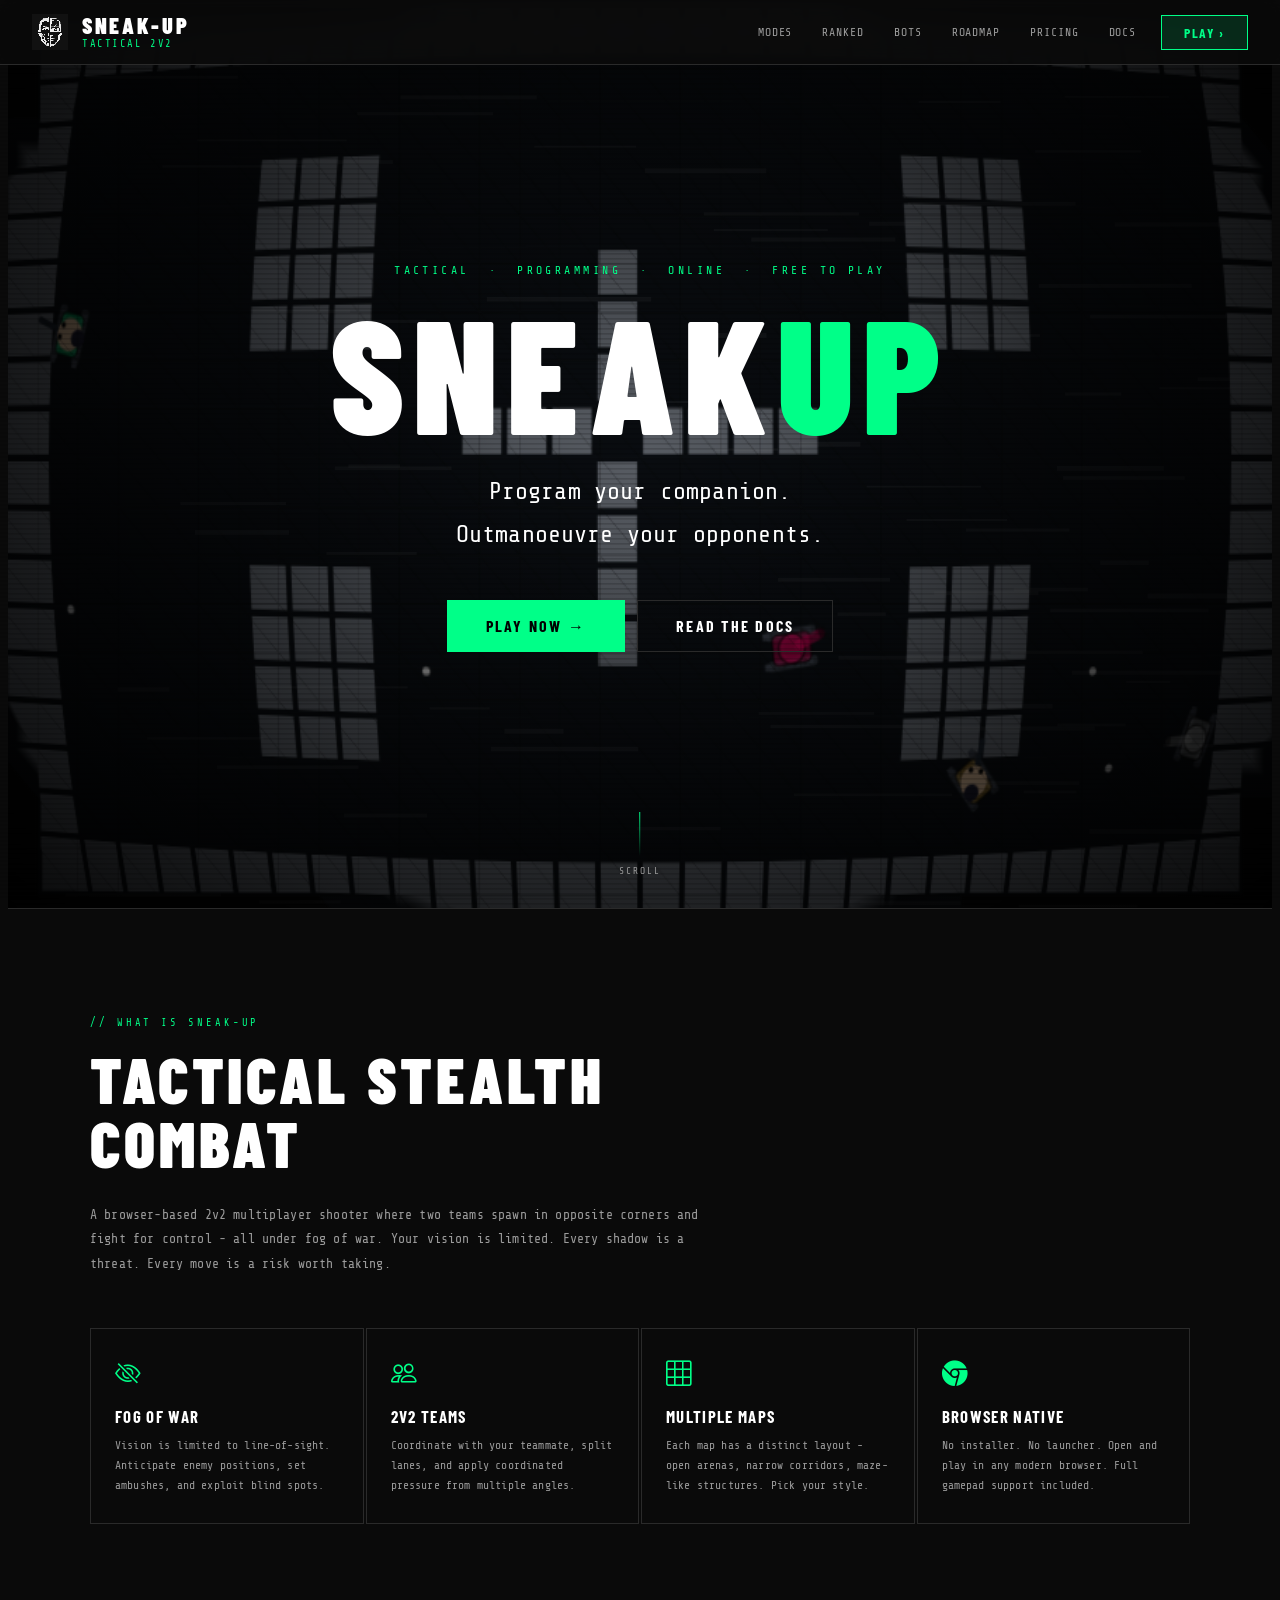
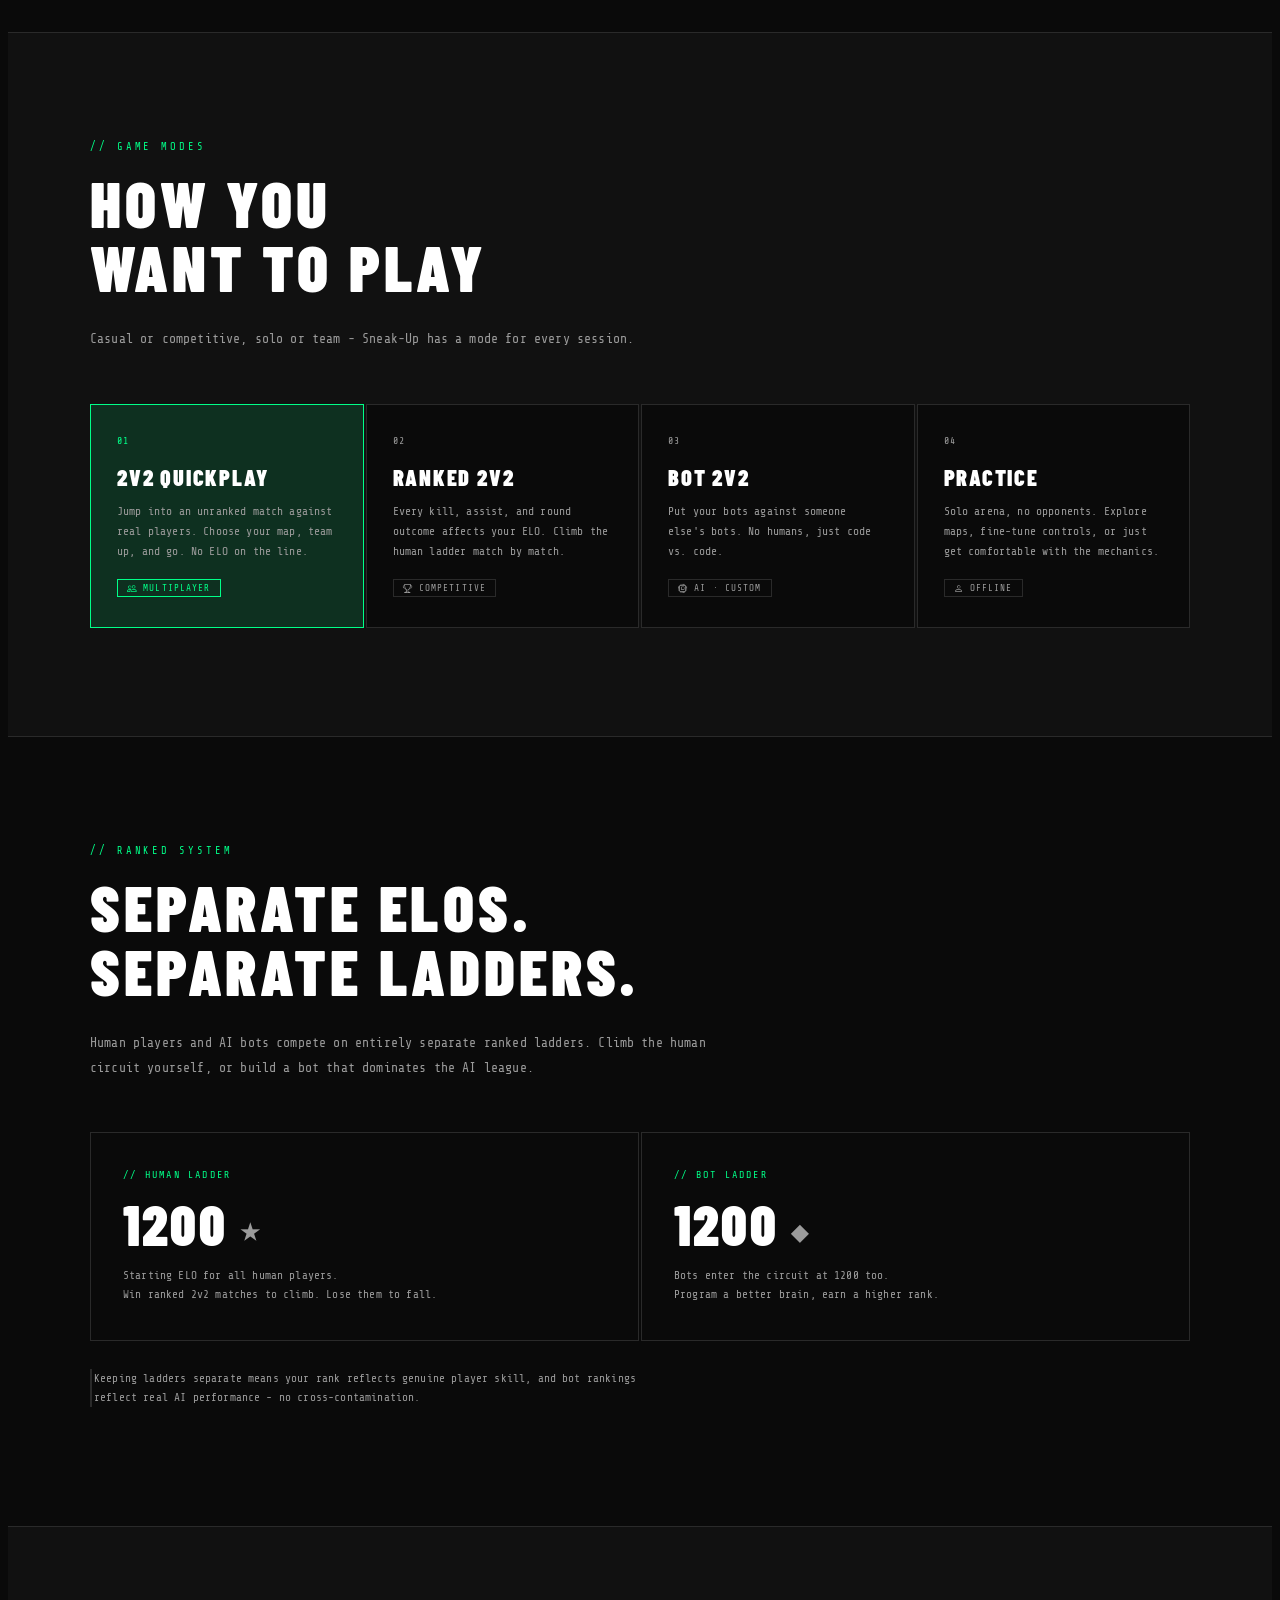
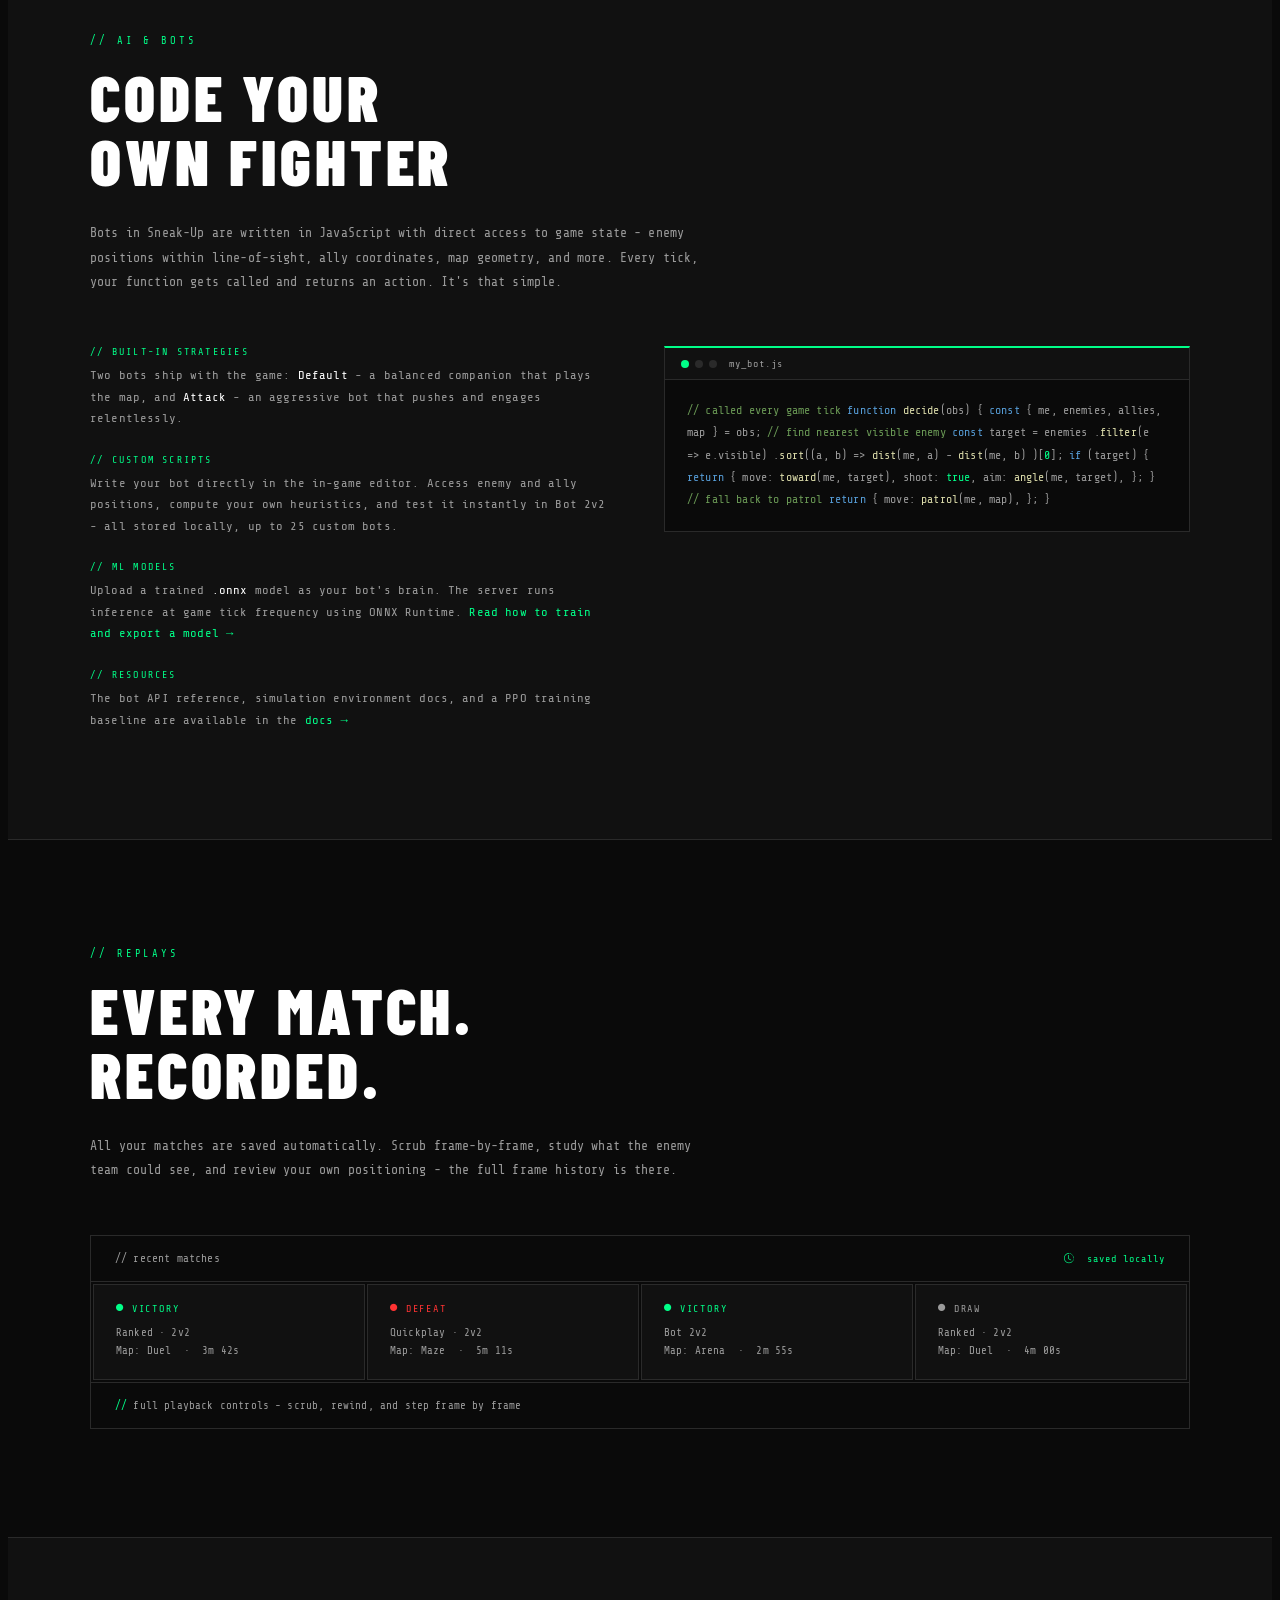
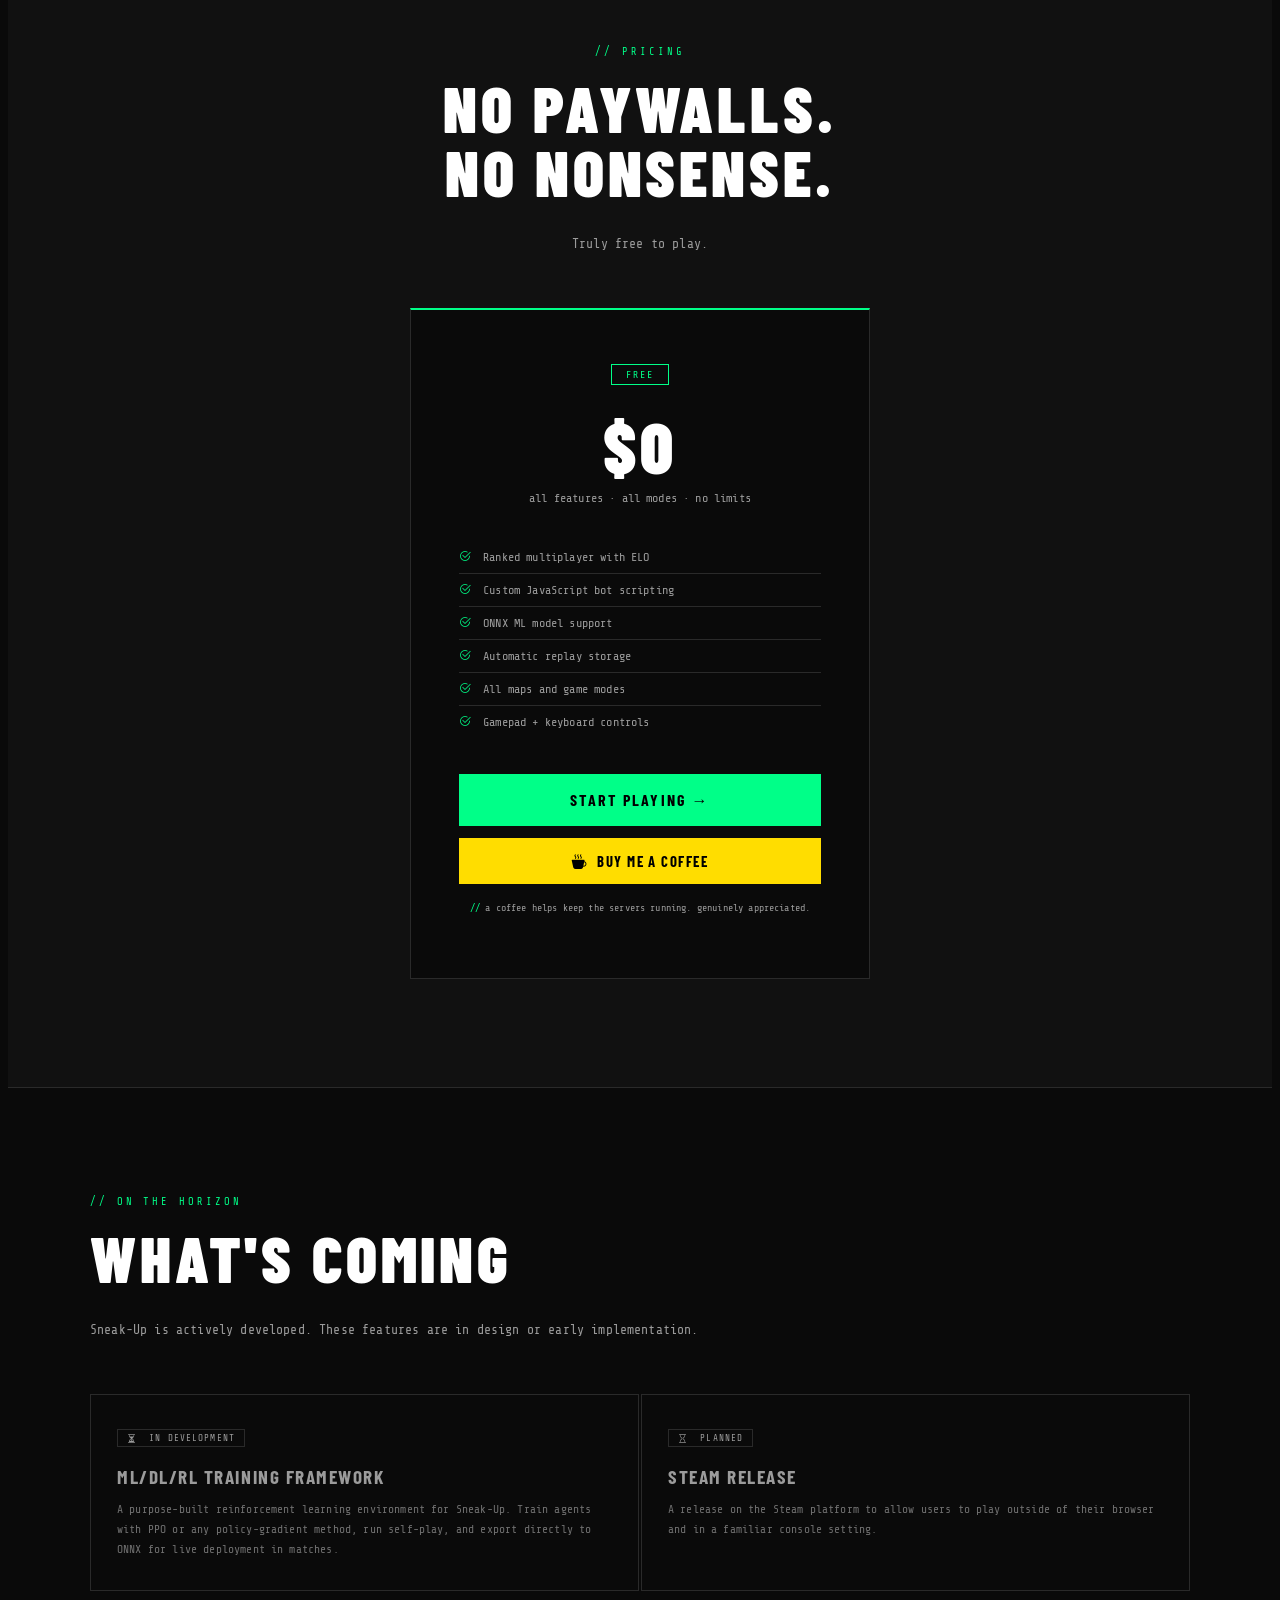
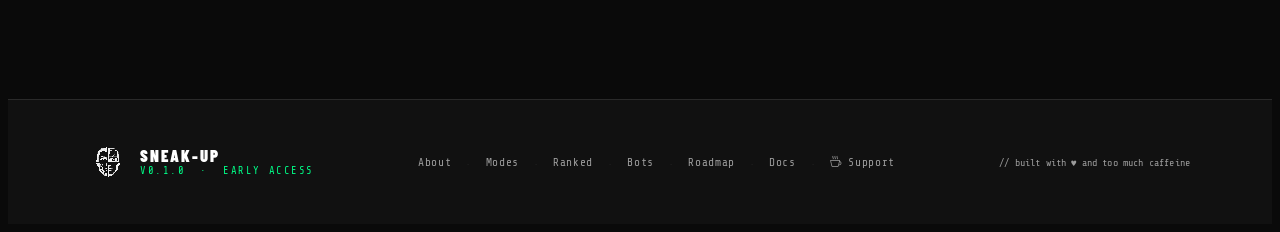
<file: index.html>
<!DOCTYPE html>
<html lang="en">

<head>
  <meta charset="UTF-8">
  <meta name="viewport" content="width=device-width, initial-scale=1.0">
  <meta name="description" content="Sneak-Up - a top-down 2v2 tactical shooter with fog of war. Play free in your browser.">
  <title>SNEAK-UP - Tactical 2v2 Multiplayer</title>
  <link rel="shortcut icon" href="img/logo.png" type="image/x-icon">
  <meta name="theme-color" content="#0a0a0a">
  <meta name="apple-mobile-web-app-capable" content="yes">
  <meta name="apple-mobile-web-app-status-bar-style" content="black-translucent">
  <meta name="apple-mobile-web-app-title" content="Sneak-Up">
  <link rel="apple-touch-icon" href="/img/logo.png">
  <link rel="preconnect" href="https://fonts.googleapis.com">
  <link href="https://fonts.googleapis.com/css2?family=Barlow+Condensed:wght@400;600;700;900&family=Share+Tech+Mono&display=swap" rel="stylesheet">
  <link rel="stylesheet" href="https://cdn.jsdelivr.net/npm/bootstrap-icons@1.11.3/font/bootstrap-icons.min.css">
  <link rel="stylesheet" href="/css/style.css">
  <link rel="stylesheet" href="/css/landing.css">
</head>

<body>

  <!-- ── NAV ── -->
  <nav class="land-nav">
    <a href="/" class="brand" style="text-decoration:none;">
      <img src="/img/logo.png" alt="Sneak-Up logo">
      <div>
        <div class="brand-name">Sneak-Up</div>
        <div class="brand-sub">Tactical 2v2</div>
      </div>
    </a>
    <div class="land-nav-links">
      <a href="#modes" class="nav-text-link">Modes</a>
      <a href="#ranked" class="nav-text-link">Ranked</a>
      <a href="#bots" class="nav-text-link">Bots</a>
      <a href="#roadmap" class="nav-text-link">Roadmap</a>
      <a href="#pricing" class="nav-text-link">Pricing</a>
      <a href="/docs" class="nav-text-link">Docs</a>
      <a href="https://sneak-up-92152744325.europe-west1.run.app/" class="btn-nav-play">Play &rsaquo;</a>
    </div>
  </nav>

  <!-- ── HERO ── -->
  <section class="hero">
    <canvas id="bgFx"></canvas>
    <div class="hero-overlay"></div>
    <div class="hero-content">
      <div class="hero-eyebrow">tactical &nbsp;·&nbsp; PROGRAMMING &nbsp;·&nbsp; online &nbsp;·&nbsp; free to play</div>
      <h1 class="hero-title">Sneak<span class="accent">Up</span></h1>
      <p class="hero-sub">
        Program your companion. <br>
        Outmanoeuvre your opponents.
      </p>
      <div class="hero-cta">
        <a href="https://sneak-up-92152744325.europe-west1.run.app/" class="btn-primary-lg">Play Now &rarr;</a>
        <a href="/docs" class="btn-ghost-lg">Read the Docs</a>
      </div>
    </div>
    <div class="hero-scroll">
      <div class="scroll-line"></div>
      scroll
    </div>
  </section>

  <!-- ── ABOUT ── -->
  <section class="land-section" id="about">
    <div class="section-inner">
      <div class="s-eye">// what is sneak-up</div>
      <h2 class="s-title">Tactical Stealth<br>Combat</h2>
      <p class="s-body">
        A browser-based 2v2 multiplayer shooter where two teams spawn in opposite corners and fight for control - all under fog of war.
        Your vision is limited. Every shadow is a threat. Every move is a risk worth taking.
      </p>

      <div class="feature-grid">
        <div class="feature-card">
          <i class="bi bi-eye-slash f-icon"></i>
          <div class="f-name">Fog of War</div>
          <div class="f-desc">Vision is limited to line-of-sight. Anticipate enemy positions, set ambushes, and exploit blind spots.</div>
        </div>
        <div class="feature-card">
          <i class="bi bi-people f-icon"></i>
          <div class="f-name">2v2 Teams</div>
          <div class="f-desc">Coordinate with your teammate, split lanes, and apply coordinated pressure from multiple angles.</div>
        </div>
        <div class="feature-card">
          <i class="bi bi-grid-3x3 f-icon"></i>
          <div class="f-name">Multiple Maps</div>
          <div class="f-desc">Each map has a distinct layout - open arenas, narrow corridors, maze-like structures. Pick your style.</div>
        </div>
        <div class="feature-card">
          <i class="bi bi-browser-chrome f-icon"></i>
          <div class="f-name">Browser Native</div>
          <div class="f-desc">No installer. No launcher. Open and play in any modern browser. Full gamepad support included.</div>
        </div>
      </div>
    </div>
  </section>

  <!-- ── GAME MODES ── -->
  <section class="land-section alt" id="modes">
    <div class="section-inner">
      <div class="s-eye">// game modes</div>
      <h2 class="s-title">How You<br>Want to Play</h2>
      <p class="s-body">
        Casual or competitive, solo or team - Sneak-Up has a mode for every session.
      </p>
      <div class="mode-grid">
        <div class="mode-card featured">
          <div class="mode-num">01</div>
          <div class="mode-name">2v2 Quickplay</div>
          <div class="mode-desc">Jump into an unranked match against real players. Choose your map, team up, and go. No ELO on the line.</div>
          <span class="mode-tag"><i class="bi bi-people"></i> Multiplayer</span>
        </div>
        <div class="mode-card">
          <div class="mode-num">02</div>
          <div class="mode-name">Ranked 2v2</div>
          <div class="mode-desc">Every kill, assist, and round outcome affects your ELO. Climb the human ladder match by match.</div>
          <span class="mode-tag"><i class="bi bi-trophy"></i> Competitive</span>
        </div>
        <div class="mode-card">
          <div class="mode-num">03</div>
          <div class="mode-name">Bot 2v2</div>
          <div class="mode-desc">Put your bots against someone else's bots. No humans, just code vs. code.</div>
          <span class="mode-tag"><i class="bi bi-cpu"></i> AI · Custom</span>
        </div>
        <div class="mode-card">
          <div class="mode-num">04</div>
          <div class="mode-name">Practice</div>
          <div class="mode-desc">Solo arena, no opponents. Explore maps, fine-tune controls, or just get comfortable with the mechanics.</div>
          <span class="mode-tag"><i class="bi bi-person"></i> Offline</span>
        </div>
      </div>
    </div>
  </section>

  <!-- ── RANKED ── -->
  <section class="land-section" id="ranked">
    <div class="section-inner">
      <div class="s-eye">// ranked system</div>
      <h2 class="s-title">Separate ELOs.<br>Separate Ladders.</h2>
      <p class="s-body">
        Human players and AI bots compete on entirely separate ranked ladders.
        Climb the human circuit yourself, or build a bot that dominates the AI league.
      </p>

      <div class="elo-grid">
        <div class="elo-card">
          <div class="elo-label">// human ladder</div>
          <div class="elo-val">1200 <span class="elo-sym">&#9733;</span></div>
          <div class="elo-sub">
            Starting ELO for all human players.<br>
            Win ranked 2v2 matches to climb. Lose them to fall.
          </div>
        </div>
        <div class="elo-card">
          <div class="elo-label">// bot ladder</div>
          <div class="elo-val">1200 <span class="elo-sym">&#9670;</span></div>
          <div class="elo-sub">
            Bots enter the circuit at 1200 too.<br>
            Program a better brain, earn a higher rank.
          </div>
        </div>
      </div>
      <p class="elo-note">
        Keeping ladders separate means your rank reflects genuine player skill,
        and bot rankings reflect real AI performance - no cross-contamination.
      </p>
    </div>
  </section>

  <!-- ── BOTS ── -->
  <section class="land-section alt" id="bots">
    <div class="section-inner">
      <div class="s-eye">// ai & bots</div>
      <h2 class="s-title">Code Your<br>Own Fighter</h2>
      <p class="s-body">
        Bots in Sneak-Up are written in JavaScript with direct access to game state -
        enemy positions within line-of-sight, ally coordinates, map geometry, and more.
        Every tick, your function gets called and returns an action. It's that simple.
      </p>

      <div class="bot-layout">
        <div class="bot-points">
          <div>
            <div class="bot-point-label">// built-in strategies</div>
            <div class="bot-point-text">
              Two bots ship with the game: <span style="color:var(--text)">Default</span> - a balanced companion that plays the map,
              and <span style="color:var(--text)">Attack</span> - an aggressive bot that pushes and engages relentlessly.
            </div>
          </div>
          <div>
            <div class="bot-point-label">// custom scripts</div>
            <div class="bot-point-text">
              Write your bot directly in the in-game editor. Access enemy and ally positions, compute your own heuristics,
              and test it instantly in Bot 2v2 - all stored locally, up to 25 custom bots.
            </div>
          </div>
          <div>
            <div class="bot-point-label">// ml models</div>
            <div class="bot-point-text">
              Upload a trained <span style="color:var(--text)">.onnx</span> model as your bot's brain.
              The server runs inference at game tick frequency using ONNX Runtime.
              <a href="/docs">Read how to train and export a model &rarr;</a>
            </div>
          </div>
          <div>
            <div class="bot-point-label">// resources</div>
            <div class="bot-point-text">
              The bot API reference, simulation environment docs, and a PPO training baseline are available in the
              <a href="/docs">docs &rarr;</a>
            </div>
          </div>
        </div>

        <div class="code-block">
          <div class="code-titlebar">
            <div class="dot green"></div>
            <div class="dot"></div>
            <div class="dot"></div>
            <span class="code-fname">my_bot.js</span>
          </div>
          <div class="code-body"><span class="cm">// called every game tick</span>
            <span class="kw">function</span> <span class="fn">decide</span>(obs) {
            <span class="kw">const</span> { me, enemies, allies, map } = obs;

            <span class="cm">// find nearest visible enemy</span>
            <span class="kw">const</span> target = enemies
            .<span class="fn">filter</span>(e =&gt; e.visible)
            .<span class="fn">sort</span>((a, b) =&gt;
            <span class="fn">dist</span>(me, a) - <span class="fn">dist</span>(me, b)
            )[<span class="ac">0</span>];

            <span class="kw">if</span> (target) {
            <span class="kw">return</span> {
            move: <span class="fn">toward</span>(me, target),
            shoot: <span class="ac">true</span>,
            aim: <span class="fn">angle</span>(me, target),
            };
            }

            <span class="cm">// fall back to patrol</span>
            <span class="kw">return</span> {
            move: <span class="fn">patrol</span>(me, map),
            };
            }
          </div>
        </div>
      </div>
    </div>
  </section>

  <!-- ── REPLAYS ── -->
  <section class="land-section" id="replays">
    <div class="section-inner">
      <div class="s-eye">// replays</div>
      <h2 class="s-title">Every Match.<br>Recorded.</h2>
      <p class="s-body">
        All your matches are saved automatically. Scrub frame-by-frame, study what the enemy team could see,
        and review your own positioning - the full frame history is there.
      </p>

      <div class="replay-shell">
        <div class="replay-topbar">
          <span class="replay-topbar-label">// recent matches</span>
          <span class="replay-topbar-count"><i class="bi bi-clock-history"></i> &nbsp;saved locally</span>
        </div>
        <div class="replay-row">
          <div class="replay-cell">
            <div class="r-result r-win"><i class="bi bi-circle-fill"></i> Victory</div>
            <div class="r-meta">Ranked · 2v2<br>Map: Duel &nbsp;·&nbsp; 3m 42s</div>
          </div>
          <div class="replay-cell">
            <div class="r-result r-loss"><i class="bi bi-circle-fill"></i> Defeat</div>
            <div class="r-meta">Quickplay · 2v2<br>Map: Maze &nbsp;·&nbsp; 5m 11s</div>
          </div>
          <div class="replay-cell">
            <div class="r-result r-win"><i class="bi bi-circle-fill"></i> Victory</div>
            <div class="r-meta">Bot 2v2<br>Map: Arena &nbsp;·&nbsp; 2m 55s</div>
          </div>
          <div class="replay-cell">
            <div class="r-result r-draw"><i class="bi bi-circle-fill"></i> Draw</div>
            <div class="r-meta">Ranked · 2v2<br>Map: Duel &nbsp;·&nbsp; 4m 00s</div>
          </div>
        </div>
        <div class="replay-caption">full playback controls - scrub, rewind, and step frame by frame</div>
      </div>
    </div>
  </section>

  <!-- ── PRICING ── -->
  <section class="land-section alt" id="pricing">
    <div class="section-inner" style="text-align:center;">
      <div class="s-eye">// pricing</div>
      <h2 class="s-title">No Paywalls.<br>No Nonsense.</h2>
      <p class="s-body" style="margin:0 auto 0;">
        Truly free to play.
      </p>

      <div class="pricing-wrap">
        <div class="pricing-card">
          <div class="pricing-badge">Free</div>
          <div class="pricing-amount">$0</div>
          <div class="pricing-tagline">all features · all modes · no limits</div>
          <ul class="perk-list">
            <li><i class="bi bi-check2-circle"></i> Ranked multiplayer with ELO</li>
            <li><i class="bi bi-check2-circle"></i> Custom JavaScript bot scripting</li>
            <li><i class="bi bi-check2-circle"></i> ONNX ML model support</li>
            <li><i class="bi bi-check2-circle"></i> Automatic replay storage</li>
            <li><i class="bi bi-check2-circle"></i> All maps and game modes</li>
            <li><i class="bi bi-check2-circle"></i> Gamepad + keyboard controls</li>
          </ul>
          <a href="https://sneak-up-92152744325.europe-west1.run.app/" class="btn-primary-lg" style="display:block;text-align:center;margin-bottom:12px;">
            Start Playing &rarr;
          </a>
          <a href="https://buymeacoffee.com/paladinic" target="_blank" rel="noopener" class="btn-coffee">
            <i class="bi bi-cup-hot-fill"></i>
            Buy me a coffee
          </a>
          <p class="pricing-note">a coffee helps keep the servers running. genuinely appreciated.</p>
        </div>
      </div>
    </div>
  </section>

  <!-- ── COMING SOON ── -->
  <section class="land-section" id="roadmap">
    <div class="section-inner">
      <div class="s-eye">// on the horizon</div>
      <h2 class="s-title">What's Coming</h2>
      <p class="s-body">
        Sneak-Up is actively developed. These features are in design or early implementation.
      </p>
      <div class="coming-grid">
        <div class="coming-card">
          <div class="coming-soon-badge"><i class="bi bi-hourglass-split"></i> &nbsp;In Development</div>
          <div class="coming-name">ML/DL/RL Training Framework</div>
          <div class="coming-desc">
            A purpose-built reinforcement learning environment for Sneak-Up.
            Train agents with PPO or any policy-gradient method, run self-play,
            and export directly to ONNX for live deployment in matches.
          </div>
        </div>
        <div class="coming-card">
          <div class="coming-soon-badge"><i class="bi bi-hourglass"></i> &nbsp;Planned</div>
          <div class="coming-name">Steam Release</div>
          <div class="coming-desc">
            A release on the Steam platform to allow users to play outside
            of their browser and in a familiar console setting.
          </div>
        </div>
      </div>
    </div>
  </section>

  <!-- ── FOOTER ── -->
  <footer class="land-footer">
    <div class="footer-inner">
      <a href="/" class="brand" style="text-decoration:none;">
        <img src="/img/logo.png" alt="logo">
        <div>
          <div class="brand-name" style="font-size:1.05rem;">Sneak-Up</div>
          <div class="brand-sub">v0.1.0 &nbsp;·&nbsp; early access</div>
        </div>
      </a>

      <div class="footer-links">
        <a href="#about" class="footer-link">About</a>
        <span class="footer-sep">·</span>
        <a href="#modes" class="footer-link">Modes</a>
        <span class="footer-sep">·</span>
        <a href="#ranked" class="footer-link">Ranked</a>
        <span class="footer-sep">·</span>
        <a href="#bots" class="footer-link">Bots</a>
        <span class="footer-sep">·</span>
        <a href="#roadmap" class="footer-link">Roadmap</a>
        <span class="footer-sep">·</span>
        <a href="/docs" class="footer-link">Docs</a>
        <span class="footer-sep">·</span>
        <a href="https://buymeacoffee.com/paladinic" target="_blank" rel="noopener" class="footer-link">
          <i class="bi bi-cup-hot"></i> Support
        </a>
      </div>

      <div class="footer-credit">// built with &#9829; and too much caffeine</div>
    </div>
  </footer>

  <script src="bg_animation.js" type="module"></script>
</body>

</html>
</file>
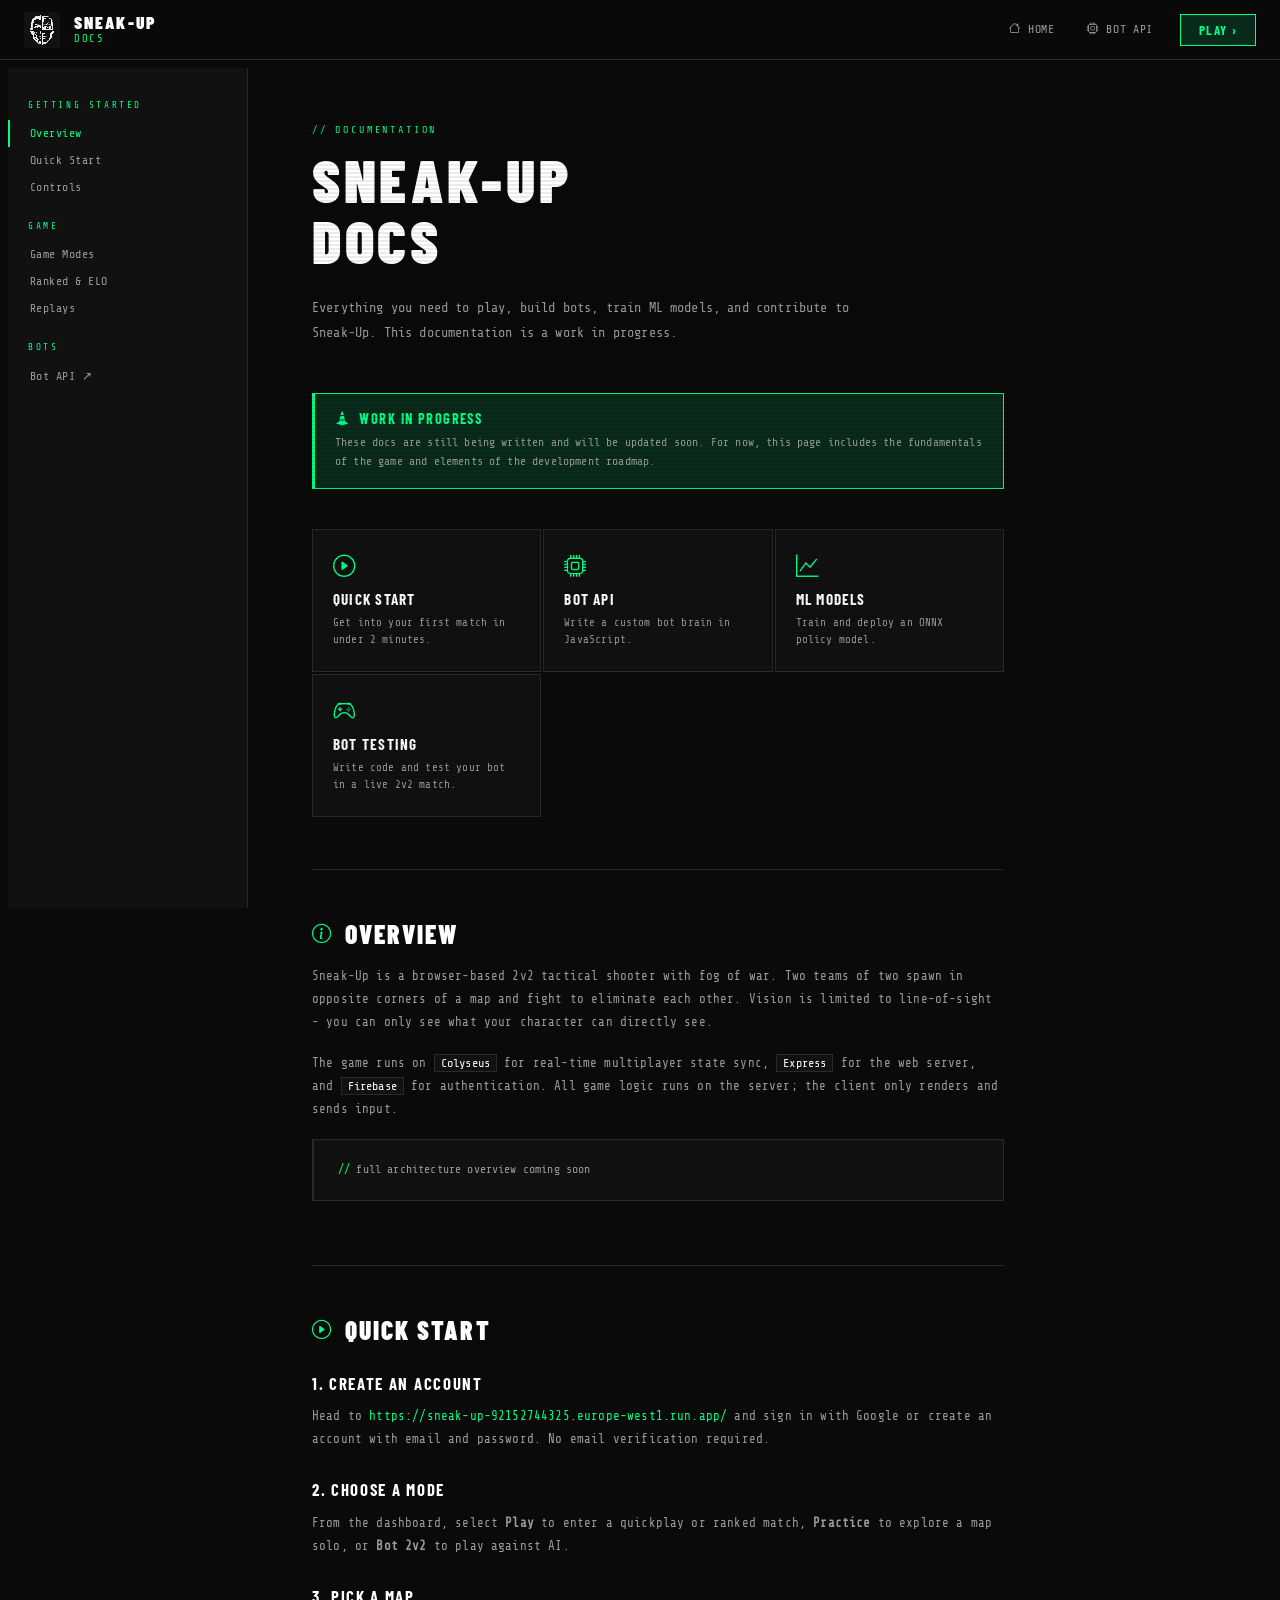
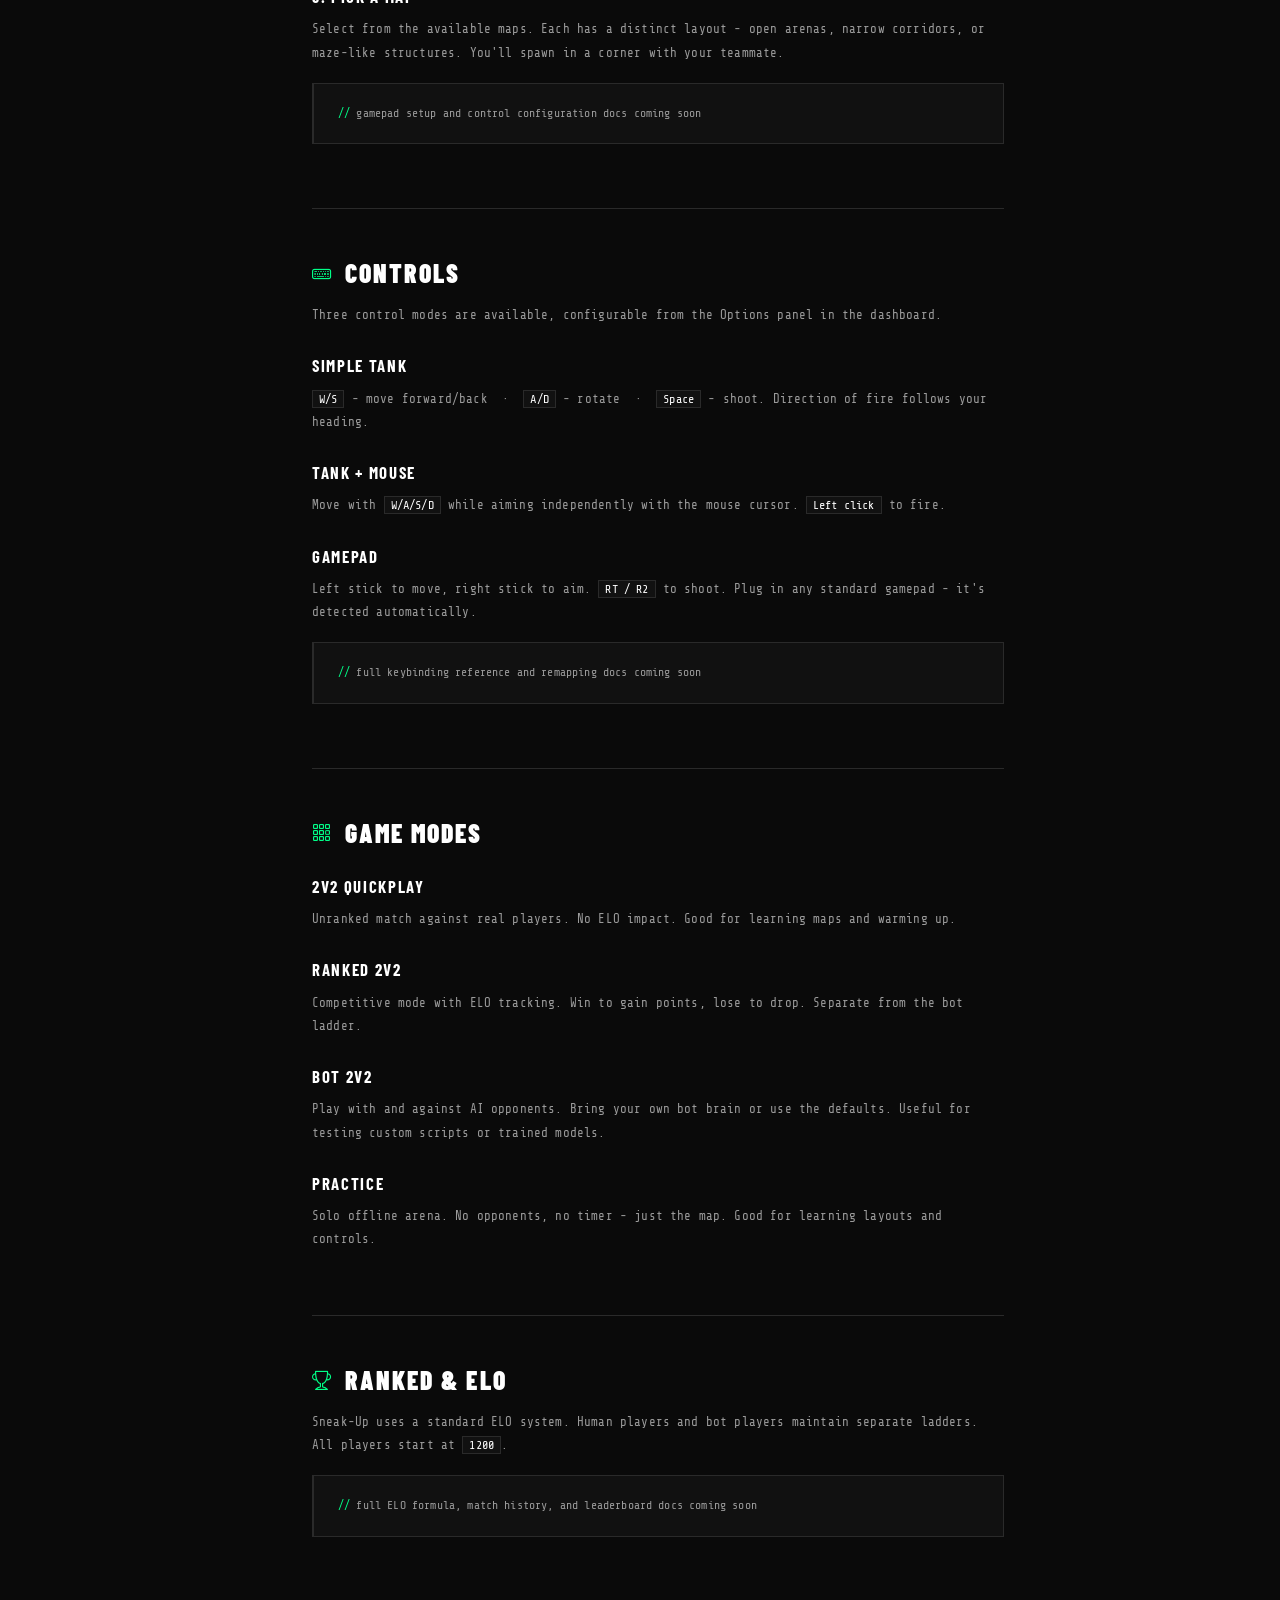
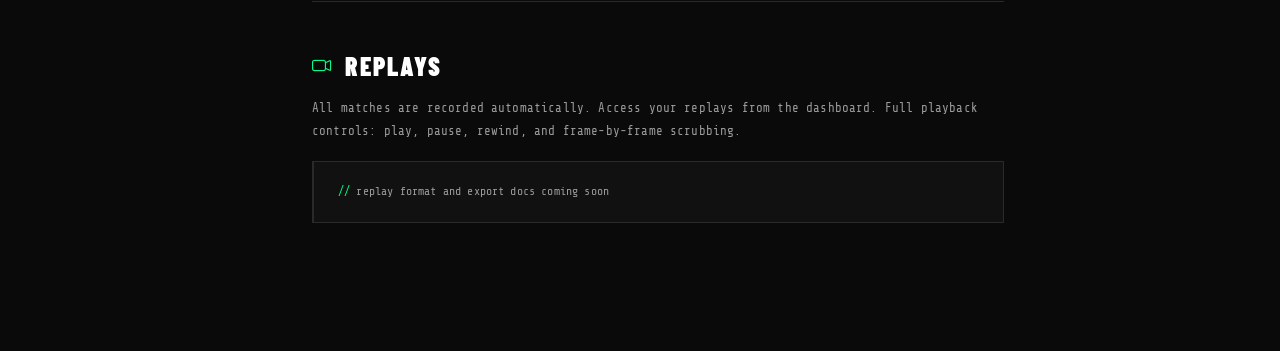
<file: docs.html>
<!DOCTYPE html>
<html lang="en">

<head>
  <meta charset="UTF-8">
  <meta name="viewport" content="width=device-width, initial-scale=1.0">
  <title>Docs - SNEAK-UP</title>
  <link rel="preconnect" href="https://fonts.googleapis.com">
  <link href="https://fonts.googleapis.com/css2?family=Barlow+Condensed:wght@400;600;700;900&family=Share+Tech+Mono&display=swap" rel="stylesheet">
  <link rel="stylesheet" href="https://cdn.jsdelivr.net/npm/bootstrap-icons@1.11.3/font/bootstrap-icons.min.css">
  <link rel="stylesheet" href="/css/style.css">
  <link rel="shortcut icon" href="img/logo.png" type="image/x-icon">
  <meta name="theme-color" content="#0a0a0a">
  <meta name="apple-mobile-web-app-capable" content="yes">
  <meta name="apple-mobile-web-app-status-bar-style" content="black-translucent">
  <meta name="apple-mobile-web-app-title" content="Sneak-Up">
  <link rel="apple-touch-icon" href="/img/logo.png">
  <style>
    /* ── Docs layout ── */
    .docs-wrap {
      display: grid;
      grid-template-columns: 240px 1fr;
      min-height: 100vh;
      padding-top: 60px;
      /* nav height */
    }

    /* Sidebar */
    .docs-sidebar {
      background: var(--surface);
      border-right: 1px solid var(--border);
      padding: 32px 0;
      position: sticky;
      top: 60px;
      height: calc(100vh - 60px);
      overflow-y: auto;
    }

    .sidebar-section-label {
      font-family: var(--mono);
      font-size: 0.58rem;
      color: var(--accent);
      letter-spacing: 0.28em;
      text-transform: uppercase;
      padding: 0 20px 10px;
      margin-top: 20px;
    }

    .sidebar-section-label:first-child {
      margin-top: 0;
    }

    .sidebar-link {
      display: block;
      font-family: var(--mono);
      font-size: 0.73rem;
      color: var(--muted);
      text-decoration: none;
      padding: 7px 20px;
      border-left: 2px solid transparent;
      transition: color 80ms, border-color 80ms, background 80ms;
      letter-spacing: 0.04em;
    }

    .sidebar-link:hover {
      color: var(--text);
      border-left-color: var(--border);
      background: var(--bg);
    }

    .sidebar-link.active {
      color: var(--accent);
      border-left-color: var(--accent);
    }

    /* Main content */
    .docs-main {
      padding: 56px 64px;
      max-width: 820px;
    }

    /* Nav */
    .docs-nav {
      position: fixed;
      top: 0;
      left: 0;
      right: 0;
      z-index: 100;
      background: rgba(10, 10, 10, 0.92);
      backdrop-filter: blur(12px);
      -webkit-backdrop-filter: blur(12px);
      border-bottom: 1px solid var(--border);
      padding: 12px 24px;
      display: flex;
      align-items: center;
      justify-content: space-between;
      height: 60px;
    }

    .docs-nav-links {
      display: flex;
      align-items: center;
      gap: 6px;
    }

    .docs-nav-link {
      font-family: var(--mono);
      font-size: 0.72rem;
      color: var(--muted);
      text-decoration: none;
      padding: 5px 12px;
      border: 1px solid transparent;
      letter-spacing: 0.06em;
      text-transform: uppercase;
      transition: color 80ms, border-color 80ms;
    }

    .docs-nav-link:hover {
      color: var(--text);
      border-color: var(--border);
    }

    /* Docs content typography */
    .docs-eyebrow {
      font-family: var(--mono);
      font-size: 0.63rem;
      color: var(--accent);
      letter-spacing: 0.28em;
      text-transform: uppercase;
      margin-bottom: 14px;
    }

    .docs-h1 {
      font-family: var(--display);
      font-weight: 900;
      font-size: clamp(2.5rem, 5vw, 3.8rem);
      letter-spacing: 0.06em;
      text-transform: uppercase;
      line-height: 1;
      margin: 0 0 24px;
    }

    .docs-lead {
      font-family: var(--mono);
      font-size: 0.85rem;
      color: var(--muted);
      line-height: 1.85;
      margin-bottom: 48px;
      max-width: 580px;
    }

    .docs-divider {
      border: none;
      border-top: 1px solid var(--border);
      margin: 48px 0;
    }

    .docs-h2 {
      font-family: var(--display);
      font-weight: 900;
      font-size: 1.6rem;
      letter-spacing: 0.08em;
      text-transform: uppercase;
      margin: 0 0 16px;
      display: flex;
      align-items: center;
      gap: 12px;
    }

    .docs-h2 i {
      color: var(--accent);
      font-size: 1.2rem;
    }

    .docs-h3 {
      font-family: var(--display);
      font-weight: 700;
      font-size: 1.05rem;
      letter-spacing: 0.1em;
      text-transform: uppercase;
      margin: 28px 0 12px;
      color: var(--text);
    }

    .docs-p {
      font-family: var(--mono);
      font-size: 0.78rem;
      color: var(--muted);
      line-height: 1.85;
      margin-bottom: 18px;
    }

    .docs-p a {
      color: var(--accent);
      text-decoration: none;
    }

    .docs-p a:hover {
      text-decoration: underline;
    }

    .docs-p code {
      font-family: var(--mono);
      font-size: 0.75rem;
      color: var(--text);
      background: var(--surface);
      border: 1px solid var(--border);
      padding: 1px 6px;
    }

    /* WIP notice */
    .wip-banner {
      background: var(--accent-dim);
      border: 1px solid var(--accent);
      border-left: 3px solid var(--accent);
      padding: 16px 20px;
      margin-bottom: 40px;
    }

    .wip-banner-title {
      font-family: var(--display);
      font-weight: 700;
      font-size: 0.9rem;
      letter-spacing: 0.1em;
      text-transform: uppercase;
      color: var(--accent);
      margin-bottom: 6px;
    }

    .wip-banner-body {
      font-family: var(--mono);
      font-size: 0.72rem;
      color: var(--muted);
      line-height: 1.7;
    }

    .wip-banner-body a {
      color: var(--accent);
      text-decoration: none;
    }

    /* Quick nav cards */
    .quick-grid {
      display: grid;
      grid-template-columns: repeat(auto-fit, minmax(200px, 1fr));
      gap: 2px;
      margin-bottom: 52px;
    }

    .quick-card {
      background: var(--surface);
      border: 1px solid var(--border);
      padding: 22px 20px;
      text-decoration: none;
      transition: border-color 120ms;
      display: block;
    }

    .quick-card:hover {
      border-color: var(--accent);
    }

    .quick-card-icon {
      font-size: 1.4rem;
      color: var(--accent);
      margin-bottom: 12px;
      display: block;
    }

    .quick-card-title {
      font-family: var(--display);
      font-weight: 700;
      font-size: 0.95rem;
      letter-spacing: 0.08em;
      text-transform: uppercase;
      color: var(--text);
      margin-bottom: 6px;
    }

    .quick-card-desc {
      font-family: var(--mono);
      font-size: 0.68rem;
      color: var(--muted);
      line-height: 1.6;
    }

    /* Section placeholders */
    .doc-section {
      margin-bottom: 64px;
    }

    .placeholder-block {
      background: var(--surface);
      border: 1px solid var(--border);
      border-left: 2px solid var(--border);
      padding: 20px 24px;
      margin-top: 12px;
    }

    .placeholder-block p {
      font-family: var(--mono);
      font-size: 0.72rem;
      color: var(--muted);
      margin: 0;
      line-height: 1.7;
    }

    .placeholder-block p::before {
      content: "// ";
      color: var(--accent);
    }

    .sidebar-link.sub {
      padding-left: 34px;
      font-size: 0.67rem;
    }

    @media (max-width: 860px) {
      .docs-wrap {
        grid-template-columns: 1fr;
      }

      .docs-sidebar {
        display: none;
      }

      .docs-main {
        padding: 32px 20px;
      }
    }
  </style>
</head>

<body>

  <!-- ── NAV ── -->
  <nav class="docs-nav">
    <a href="/" class="brand" style="text-decoration:none;">
      <img src="/img/logo.png" alt="logo">
      <div>
        <div class="brand-name" style="font-size:1.1rem;">Sneak-Up</div>
        <div class="brand-sub">Docs</div>
      </div>
    </a>
    <div class="docs-nav-links">
      <a href="/" class="docs-nav-link"><i class="bi bi-house"></i> Home</a>
      <a href="/bot-api" class="docs-nav-link"><i class="bi bi-cpu"></i> Bot API</a>
      <a href="https://sneak-up-92152744325.europe-west1.run.app/" class="btn-nav-play" style="
      font-family:var(--display);font-weight:700;font-size:0.82rem;
      letter-spacing:0.1em;text-transform:uppercase;
      background:var(--accent-dim);border:1px solid var(--accent);
      color:var(--accent);padding:7px 18px;text-decoration:none;
      transition:background 80ms;margin-left:8px;">
        Play &rsaquo;
      </a>
    </div>
  </nav>

  <div class="docs-wrap">

    <!-- ── SIDEBAR ── -->
    <aside class="docs-sidebar">
      <div class="sidebar-section-label">Getting Started</div>
      <a href="#overview" class="sidebar-link active">Overview</a>
      <a href="#quickstart" class="sidebar-link">Quick Start</a>
      <a href="#controls" class="sidebar-link">Controls</a>

      <div class="sidebar-section-label">Game</div>
      <a href="#modes" class="sidebar-link">Game Modes</a>

      <a href="#ranked" class="sidebar-link">Ranked & ELO</a>
      <a href="#replays" class="sidebar-link">Replays</a>

      <div class="sidebar-section-label">Bots</div>
      <a href="/bot-api" class="sidebar-link">Bot API ↗</a>
    </aside>

    <!-- ── MAIN ── -->
    <main class="docs-main">

      <div class="docs-eyebrow">// documentation</div>
      <h1 class="docs-h1">Sneak-Up<br>Docs</h1>
      <p class="docs-lead">
        Everything you need to play, build bots, train ML models, and contribute
        to Sneak-Up. This documentation is a work in progress.
      </p>

      <!-- WIP banner -->
      <div class="wip-banner">
        <div class="wip-banner-title"><i class="bi bi-cone-striped"></i> &nbsp;Work in Progress</div>
        <div class="wip-banner-body">
          These docs are still being written and will be updated soon. For now, this page includes the fundamentals of the game and elements of the development roadmap.
        </div>
      </div>

      <!-- Quick nav -->
      <div class="quick-grid">
        <a href="#quickstart" class="quick-card">
          <i class="bi bi-play-circle quick-card-icon"></i>
          <div class="quick-card-title">Quick Start</div>
          <div class="quick-card-desc">Get into your first match in under 2 minutes.</div>
        </a>
        <a href="/bot-api" class="quick-card">
          <i class="bi bi-cpu quick-card-icon"></i>
          <div class="quick-card-title">Bot API</div>
          <div class="quick-card-desc">Write a custom bot brain in JavaScript.</div>
        </a>
        <a href="/bot-api#onnx-models" class="quick-card">
          <i class="bi bi-graph-up quick-card-icon"></i>
          <div class="quick-card-title">ML Models</div>
          <div class="quick-card-desc">Train and deploy an ONNX policy model.</div>
        </a>
        <a href="/bot-testing" class="quick-card">
          <i class="bi bi-controller quick-card-icon"></i>
          <div class="quick-card-title">Bot Testing</div>
          <div class="quick-card-desc">Write code and test your bot in a live 2v2 match.</div>
        </a>
      </div>

      <hr class="docs-divider">

      <!-- OVERVIEW -->
      <div class="doc-section" id="overview">
        <h2 class="docs-h2"><i class="bi bi-info-circle"></i> Overview</h2>
        <p class="docs-p">
          Sneak-Up is a browser-based 2v2 tactical shooter with fog of war.
          Two teams of two spawn in opposite corners of a map and fight to eliminate each other.
          Vision is limited to line-of-sight - you can only see what your character can directly see.
        </p>
        <p class="docs-p">
          The game runs on <code>Colyseus</code> for real-time multiplayer state sync,
          <code>Express</code> for the web server, and <code>Firebase</code> for authentication.
          All game logic runs on the server; the client only renders and sends input.
        </p>
        <div class="placeholder-block">
          <p>full architecture overview coming soon</p>
        </div>
      </div>

      <hr class="docs-divider">

      <!-- QUICK START -->
      <div class="doc-section" id="quickstart">
        <h2 class="docs-h2"><i class="bi bi-play-circle"></i> Quick Start</h2>
        <div class="docs-h3">1. Create an account</div>
        <p class="docs-p">
          Head to <a href="https://sneak-up-92152744325.europe-west1.run.app/">https://sneak-up-92152744325.europe-west1.run.app/</a> and sign in with Google or create an account with email and password.
          No email verification required.
        </p>
        <div class="docs-h3">2. Choose a mode</div>
        <p class="docs-p">
          From the dashboard, select <strong>Play</strong> to enter a quickplay or ranked match,
          <strong>Practice</strong> to explore a map solo, or <strong>Bot 2v2</strong> to play against AI.
        </p>
        <div class="docs-h3">3. Pick a map</div>
        <p class="docs-p">
          Select from the available maps. Each has a distinct layout - open arenas, narrow corridors,
          or maze-like structures. You'll spawn in a corner with your teammate.
        </p>
        <div class="placeholder-block">
          <p>gamepad setup and control configuration docs coming soon</p>
        </div>
      </div>

      <hr class="docs-divider">

      <!-- CONTROLS -->
      <div class="doc-section" id="controls">
        <h2 class="docs-h2"><i class="bi bi-keyboard"></i> Controls</h2>
        <p class="docs-p">Three control modes are available, configurable from the Options panel in the dashboard.</p>
        <div class="docs-h3">Simple Tank</div>
        <p class="docs-p">
          <code>W/S</code> - move forward/back &nbsp;·&nbsp; <code>A/D</code> - rotate &nbsp;·&nbsp;
          <code>Space</code> - shoot. Direction of fire follows your heading.
        </p>
        <div class="docs-h3">Tank + Mouse</div>
        <p class="docs-p">
          Move with <code>W/A/S/D</code> while aiming independently with the mouse cursor.
          <code>Left click</code> to fire.
        </p>
        <div class="docs-h3">Gamepad</div>
        <p class="docs-p">
          Left stick to move, right stick to aim. <code>RT / R2</code> to shoot.
          Plug in any standard gamepad - it's detected automatically.
        </p>
        <div class="placeholder-block">
          <p>full keybinding reference and remapping docs coming soon</p>
        </div>
      </div>

      <hr class="docs-divider">

      <!-- GAME MODES -->
      <div class="doc-section" id="modes">
        <h2 class="docs-h2"><i class="bi bi-grid-3x3-gap"></i> Game Modes</h2>
        <div class="docs-h3">2v2 Quickplay</div>
        <p class="docs-p">Unranked match against real players. No ELO impact. Good for learning maps and warming up.</p>
        <div class="docs-h3">Ranked 2v2</div>
        <p class="docs-p">Competitive mode with ELO tracking. Win to gain points, lose to drop. Separate from the bot ladder.</p>
        <div class="docs-h3">Bot 2v2</div>
        <p class="docs-p">
          Play with and against AI opponents. Bring your own bot brain or use the defaults.
          Useful for testing custom scripts or trained models.
        </p>
        <div class="docs-h3">Practice</div>
        <p class="docs-p">Solo offline arena. No opponents, no timer - just the map. Good for learning layouts and controls.</p>
      </div>

      <hr class="docs-divider">

      <!-- RANKED -->
      <div class="doc-section" id="ranked">
        <h2 class="docs-h2"><i class="bi bi-trophy"></i> Ranked & ELO</h2>
        <p class="docs-p">
          Sneak-Up uses a standard ELO system. Human players and bot players maintain separate ladders.
          All players start at <code>1200</code>.
        </p>
        <div class="placeholder-block">
          <p>full ELO formula, match history, and leaderboard docs coming soon</p>
        </div>
      </div>

      <hr class="docs-divider">

      <!-- REPLAYS -->
      <div class="doc-section" id="replays">
        <h2 class="docs-h2"><i class="bi bi-camera-video"></i> Replays</h2>
        <p class="docs-p">
          All matches are recorded automatically. Access your replays from the dashboard.
          Full playback controls: play, pause, rewind, and frame-by-frame scrubbing.
        </p>
        <div class="placeholder-block">
          <p>replay format and export docs coming soon</p>
        </div>
      </div>

    </main>
  </div>
</body>

</html>
</file>
<file: css/style.css>
/* css/style.css */

:root {
    --bg: #0a0a0a;
    --surface: #111111;
    --surface-2: #1a1a1a;
    --border: #2a2a2a;
    --border-active: #ffffff;
    --text: #ffffff;
    --muted: #9b9b9b;
    --accent: #00ff88;
    --accent-dim: #00ff8822;
    --danger: #ff3333;
    --mono: "Share Tech Mono", monospace;
    --display: "Barlow Condensed", sans-serif;
}

*,
*::before,
*::after {
    box-sizing: border-box;
}

body {
    font-family: var(--display);
    background: var(--bg);
    color: var(--text);
    min-height: 100vh;
    letter-spacing: 0.01em;
}

/* Scanline overlay */
body::before {
    content: "";
    position: fixed;
    inset: 0;
    background: repeating-linear-gradient(0deg,
            transparent,
            transparent 2px,
            rgba(0, 0, 0, 0.08) 2px,
            rgba(0, 0, 0, 0.08) 4px);
    pointer-events: none;
    z-index: 0;
}

.shell {
    max-width: 860px;
    position: relative;
    z-index: 1;
}

/* ── Top bar ── */
.topbar {
    background: var(--surface);
    border: 1px solid var(--border);
    border-bottom: 2px solid var(--accent);
    display: flex;
    align-items: center;
    justify-content: space-between;
    gap: 12px;
    padding: 14px 20px;
}

.brand {
    display: flex;
    align-items: center;
    gap: 14px;
}

.brand img {
    width: 36px;
    height: 36px;
    image-rendering: pixelated;
    filter: invert(100%) hue-rotate(110deg) saturate(160%) contrast(87%);
}

.brand-name {
    font-family: var(--display);
    font-weight: 900;
    font-size: 1.4rem;
    letter-spacing: 0.12em;
    text-transform: uppercase;
    line-height: 1;
    color: white;
}

.brand-sub {
    font-family: var(--mono);
    font-size: 0.65rem;
    color: var(--accent);
    letter-spacing: 0.15em;
    text-transform: uppercase;
    margin-top: 2px;
}

.user-chip {
    font-family: var(--mono);
    font-size: 0.75rem;
    color: var(--muted);
    background: var(--bg);
    border: 1px solid var(--border);
    padding: 5px 12px;
    max-width: 240px;
    overflow: hidden;
    text-overflow: ellipsis;
    white-space: nowrap;
}

.btn-logout {
    font-family: var(--display);
    font-weight: 700;
    font-size: 0.8rem;
    letter-spacing: 0.1em;
    text-transform: uppercase;
    background: none;
    border: 1px solid var(--border);
    color: var(--muted);
    padding: 5px 14px;
    cursor: pointer;
    transition: border-color 100ms, color 100ms;
}

.btn-logout:hover {
    border-color: var(--danger);
    color: var(--danger);
}

/* ── Main card ── */
.main-card {
    background: var(--surface);
    border: 1px solid var(--border);
    margin-top: 2px;
}

.card-header-row {
    border-bottom: 1px solid var(--border);
    padding: 24px 28px;
}

.card-header-row h4 {
    font-family: var(--display);
    font-weight: 900;
    font-size: 2rem;
    letter-spacing: 0.06em;
    text-transform: uppercase;
    margin: 0;
    line-height: 1;
}

.card-header-row p {
    font-family: var(--mono);
    font-size: 0.78rem;
    color: var(--muted);
    margin: 10px 0 0;
    line-height: 1.6;
}

.tip {
    font-family: var(--mono);
    font-size: 0.68rem;
    color: var(--muted);
    margin-top: 12px;
}

.tip::before {
    content: "// ";
    color: var(--accent);
}

/* ── Action buttons ── */
.actions {
    padding: 20px 28px;
    display: flex;
    flex-direction: column;
    gap: 2px;
}

.btn-action {
    display: block;
    background: var(--bg);
    border: 1px solid var(--border);
    color: var(--text);
    text-decoration: none;
    padding: 16px 20px;
    cursor: pointer;
    text-align: left;
    width: 100%;
    transition: border-color 80ms, background 80ms;
    position: relative;
    overflow: hidden;
}

.btn-action::before {
    content: "";
    position: absolute;
    left: 0;
    top: 0;
    bottom: 0;
    width: 3px;
    background: transparent;
    transition: background 80ms;
}

.btn-action:hover {
    border-color: #fff;
    background: var(--surface-2);
    color: var(--text);
    text-decoration: none;
}

.btn-action:hover::before {
    background: var(--accent);
}

.btn-action.primary {
    border-color: var(--accent);
    background: var(--accent-dim);
}

.btn-action.primary::before {
    background: var(--accent);
}

.btn-action.primary:hover {
    background: #00ff8833;
}

.btn-action .label {
    font-family: var(--display);
    font-weight: 700;
    font-size: 1.05rem;
    letter-spacing: 0.08em;
    text-transform: uppercase;
    display: flex;
    align-items: center;
    gap: 10px;
}

.btn-action .label .idx {
    font-family: var(--mono);
    font-size: 0.7rem;
    color: var(--muted);
    min-width: 20px;
}

.btn-action.primary .label .idx {
    color: var(--accent);
}

.btn-action .kicker {
    font-family: var(--mono);
    font-size: 0.7rem;
    color: var(--muted);
    margin-top: 3px;
    padding-left: 30px;
}

/* focus */
.btn-action:focus-visible,
.btn-logout:focus-visible {
    outline: 2px solid var(--accent);
    outline-offset: 2px;
}

/* ── Modal ── */
.modal-content {
    background: var(--surface);
    border: 1px solid var(--border);
    border-top: 2px solid var(--accent);
    border-radius: 0;
    color: var(--text);
}

.modal-header {
    border-bottom: 1px solid var(--border);
    padding: 18px 24px;
}

.modal-title {
    font-family: var(--display);
    font-weight: 900;
    font-size: 1.2rem;
    letter-spacing: 0.1em;
    text-transform: uppercase;
}

.modal-body {
    padding: 24px;
}

.modal-footer {
    border-top: 1px solid var(--border);
    padding: 16px 24px;
}

.section-label {
    font-family: var(--mono);
    font-size: 0.65rem;
    color: var(--accent);
    letter-spacing: 0.18em;
    text-transform: uppercase;
    margin-bottom: 14px;
}

.control-option {
    display: flex;
    align-items: flex-start;
    gap: 14px;
    background: var(--bg);
    border: 1px solid var(--border);
    padding: 14px 16px;
    cursor: pointer;
    transition: border-color 80ms;
}

.control-option+.control-option {
    margin-top: 2px;
}

.control-option:hover {
    border-color: #fff;
}

.control-option input[type="radio"] {
    accent-color: var(--accent);
    width: 16px;
    height: 16px;
    margin-top: 2px;
    flex-shrink: 0;
}

.control-option .opt-name {
    font-family: var(--display);
    font-weight: 700;
    font-size: 0.95rem;
    letter-spacing: 0.06em;
    text-transform: uppercase;
}

.control-option .opt-desc {
    font-family: var(--mono);
    font-size: 0.68rem;
    color: var(--muted);
    margin-top: 3px;
}

.modal-note {
    font-family: var(--mono);
    font-size: 0.68rem;
    color: var(--muted);
    margin-top: 18px;
}

.modal-note::before {
    content: "// ";
    color: var(--accent);
}

.btn-close-modal {
    font-family: var(--display);
    font-weight: 700;
    font-size: 0.8rem;
    letter-spacing: 0.1em;
    text-transform: uppercase;
    background: none;
    border: 1px solid var(--border);
    color: var(--muted);
    padding: 7px 20px;
    cursor: pointer;
    transition: border-color 100ms, color 100ms;
}

.btn-close-modal:hover {
    border-color: #fff;
    color: #fff;
}

.btn-close-white {
    filter: invert(1);
    opacity: 0.5;
}

.btn-close-white:hover {
    opacity: 1;
}

/* Reusable page section */
.page-card {
    background: var(--surface);
    border: 1px solid var(--border);
    margin-top: 2px;
}

.page-card .page-pad {
    padding: 24px 28px;
    border-bottom: 1px solid var(--border);
}

.page-title {
    font-family: var(--display);
    font-weight: 900;
    font-size: 1.6rem;
    letter-spacing: 0.08em;
    text-transform: uppercase;
    margin: 0;
    line-height: 1;
}

.page-sub {
    font-family: var(--mono);
    font-size: 0.75rem;
    color: var(--muted);
    margin-top: 10px;
    line-height: 1.6;
}

/* Form styling helpers */
.field-label {
    font-family: var(--mono);
    font-size: 0.65rem;
    color: var(--accent);
    letter-spacing: 0.18em;
    text-transform: uppercase;
    margin-bottom: 8px;
}

.input-dark,
.select-dark,
.textarea-dark {
    width: 100%;
    background: var(--bg);
    border: 1px solid var(--border);
    color: var(--text);
    padding: 10px 12px;
    outline: none;
}

.input-dark:focus-visible,
.select-dark:focus-visible,
.textarea-dark:focus-visible {
    outline: 2px solid var(--accent);
    outline-offset: 2px;
    border-color: var(--accent);
}

/* Bootstrap component overrides (light touch) */
.table {
    --bs-table-bg: transparent;
    --bs-table-color: var(--text);
    --bs-table-border-color: var(--border);
}

hr {
    border-color: var(--border);
    opacity: 1;
}

.text-muted {
    color: var(--muted) !important;
}

/* layout split */
@media (min-width: 768px) {
    .card-body-split {
        display: grid;
        grid-template-columns: 1fr 1fr;
    }

    .card-info {
        padding: 28px;
        border-right: 1px solid var(--border);
    }

    .actions {
        padding: 20px;
    }
}

@media (max-width: 767px) {
    .card-info {
        padding: 20px 20px 0;
    }

    .actions {
        padding: 16px;
    }
}

/* ── Mobile: viewport-fill layout with sticky topbar ── */
@media (max-width: 767px) {
    /* Only applied to app pages (those with a .topbar) */
    html:has(.topbar) {
        height: 100%;
    }

    body:has(.topbar) {
        height: 100%;
        overflow: hidden;
    }

    /* Shell fills full height as a flex column */
    body:has(.topbar) .shell {
        height: 100%;
        display: flex;
        flex-direction: column;
        overflow: hidden;
        padding-top: 0 !important;
        padding-bottom: 0 !important;
    }

    /* Topbar: compact and never scrolls away */
    .topbar {
        flex-shrink: 0;
        padding: 10px 14px;
    }

    /* Hide subtitle and username chip to save horizontal space */
    .topbar .brand-sub {
        display: none;
    }

    .topbar .user-chip {
        display: none;
    }

    /* Single main content div fills remaining space and scrolls internally */
    body:has(.topbar) .shell > .main-card,
    body:has(.topbar) .shell > .replay-shell {
        flex: 1;
        overflow-y: auto;
        min-height: 0;
    }

    /* Multi-section pages (e.g. stats) use a .scroll-body wrapper */
    .scroll-body {
        flex: 1;
        overflow-y: auto;
        min-height: 0;
    }

    /* Compact card paddings */
    .card-header-row {
        padding: 14px 16px;
    }

    .card-header-row h4 {
        font-size: 1.4rem;
    }

    .actions {
        padding: 10px 12px;
    }

    .btn-action {
        padding: 11px 14px;
    }
}
</file>
<file: css/landing.css>
html {
    scroll-behavior: smooth;
}

/* ── Nav ── */
.land-nav {
    position: fixed;
    top: 0;
    left: 0;
    right: 0;
    z-index: 100;
    background: rgba(10, 10, 10, 0.88);
    backdrop-filter: blur(14px);
    -webkit-backdrop-filter: blur(14px);
    border-bottom: 1px solid var(--border);
    padding: 14px 32px;
    display: flex;
    align-items: center;
    justify-content: space-between;
    gap: 16px;
}

.land-nav-links {
    display: flex;
    align-items: center;
    gap: 4px;
}

.nav-text-link {
    font-family: var(--mono);
    font-size: 0.72rem;
    color: var(--muted);
    text-decoration: none;
    padding: 6px 12px;
    border: 1px solid transparent;
    letter-spacing: 0.08em;
    text-transform: uppercase;
    transition: color 80ms, border-color 80ms;
}

.nav-text-link:hover {
    color: var(--text);
    border-color: var(--border);
}

.btn-nav-play {
    font-family: var(--display);
    font-weight: 700;
    font-size: 0.85rem;
    letter-spacing: 0.12em;
    text-transform: uppercase;
    background: var(--accent-dim);
    border: 1px solid var(--accent);
    color: var(--accent);
    padding: 8px 22px;
    text-decoration: none;
    transition: background 80ms;
    margin-left: 8px;
}

.btn-nav-play:hover {
    background: #00ff8833;
    color: var(--accent);
}

/* ── Hero ── */
.hero {
    position: relative;
    height: 100vh;
    min-height: 560px;
    display: flex;
    align-items: center;
    justify-content: center;
    overflow: hidden;
}

#bgFx {
    position: absolute;
    inset: 0;
    width: 100%;
    height: 100%;
}

.hero-overlay {
    position: absolute;
    inset: 0;
    background: radial-gradient(ellipse at center, rgba(0, 0, 0, 0.25) 0%, rgba(0, 0, 0, 0.8) 100%);
}

.hero-content {
    position: relative;
    z-index: 2;
    text-align: center;
    padding: 0 24px;
    max-width: 860px;
}

.hero-eyebrow {
    font-family: var(--mono);
    font-size: 0.72rem;
    color: var(--accent);
    letter-spacing: 0.3em;
    text-transform: uppercase;
    margin-bottom: 24px;
}

.hero-title {
    font-family: var(--display);
    font-weight: 900;
    font-size: clamp(4.5rem, 13vw, 10rem);
    letter-spacing: 0.06em;
    text-transform: uppercase;
    line-height: 0.88;
    margin: 0 0 28px;
}

.hero-title .accent {
    color: var(--accent);
}

.hero-sub {
    font-family: var(--mono);
    font-size: 1.5rem;
    color: var(--muted);
    line-height: 1.8;
    max-width: 540px;
    margin: 0 auto 44px;
    color: white;
}

.hero-cta {
    display: flex;
    gap: 12px;
    justify-content: center;
    flex-wrap: wrap;
}

.btn-primary-lg {
    font-family: var(--display);
    font-weight: 700;
    font-size: 1rem;
    letter-spacing: 0.14em;
    text-transform: uppercase;
    background: var(--accent);
    border: 1px solid var(--accent);
    color: #000;
    padding: 15px 38px;
    text-decoration: none;
    transition: opacity 80ms;
}

.btn-primary-lg:hover {
    opacity: 0.85;
    color: #000;
}

.btn-ghost-lg {
    font-family: var(--display);
    font-weight: 700;
    font-size: 1rem;
    letter-spacing: 0.14em;
    text-transform: uppercase;
    background: transparent;
    border: 1px solid var(--border);
    color: var(--text);
    padding: 15px 38px;
    text-decoration: none;
    transition: border-color 80ms;
}

.btn-ghost-lg:hover {
    border-color: #fff;
    color: var(--text);
}

.hero-scroll {
    position: absolute;
    bottom: 32px;
    left: 50%;
    transform: translateX(-50%);
    z-index: 2;
    font-family: var(--mono);
    font-size: 0.6rem;
    color: var(--muted);
    letter-spacing: 0.2em;
    text-transform: uppercase;
    display: flex;
    flex-direction: column;
    align-items: center;
    gap: 10px;
}

.scroll-line {
    width: 1px;
    height: 44px;
    background: linear-gradient(to bottom, var(--accent), transparent);
}

/* ── Sections ── */
.land-section {
    padding: 108px 32px;
    border-top: 1px solid var(--border);
}

.land-section.alt {
    background: var(--surface);
}

.section-inner {
    max-width: 1100px;
    margin: 0 auto;
}

.s-eye {
    font-family: var(--mono);
    font-size: 0.65rem;
    color: var(--accent);
    letter-spacing: 0.28em;
    text-transform: uppercase;
    margin-bottom: 18px;
}

.s-title {
    font-family: var(--display);
    font-weight: 900;
    font-size: clamp(2.2rem, 5.5vw, 4rem);
    letter-spacing: 0.06em;
    text-transform: uppercase;
    line-height: 1;
    margin: 0 0 28px;
}

.s-body {
    font-family: var(--mono);
    font-size: 0.82rem;
    color: var(--muted);
    line-height: 1.85;
    max-width: 620px;
}

/* ── Feature grid ── */
.feature-grid {
    display: grid;
    grid-template-columns: repeat(auto-fit, minmax(240px, 1fr));
    gap: 2px;
    margin-top: 52px;
}

.feature-card {
    background: var(--bg);
    border: 1px solid var(--border);
    padding: 28px 24px;
    transition: border-color 120ms;
}

.feature-card:hover {
    border-color: var(--accent);
}

.f-icon {
    font-size: 1.6rem;
    color: var(--accent);
    margin-bottom: 18px;
    display: block;
}

.f-name {
    font-family: var(--display);
    font-weight: 700;
    font-size: 1.05rem;
    letter-spacing: 0.08em;
    text-transform: uppercase;
    margin-bottom: 10px;
}

.f-desc {
    font-family: var(--mono);
    font-size: 0.71rem;
    color: var(--muted);
    line-height: 1.75;
}

/* ── Mode cards ── */
.mode-grid {
    display: grid;
    grid-template-columns: repeat(auto-fit, minmax(230px, 1fr));
    gap: 2px;
    margin-top: 52px;
}

.mode-card {
    background: var(--bg);
    border: 1px solid var(--border);
    padding: 30px 26px;
    transition: border-color 120ms;
    position: relative;
}

.mode-card:hover {
    border-color: #fff;
}

.mode-card.featured {
    border-color: var(--accent);
    background: var(--accent-dim);
}

.mode-num {
    font-family: var(--mono);
    font-size: 0.62rem;
    color: var(--muted);
    letter-spacing: 0.15em;
    margin-bottom: 18px;
}

.mode-card.featured .mode-num {
    color: var(--accent);
}

.mode-name {
    font-family: var(--display);
    font-weight: 900;
    font-size: 1.4rem;
    letter-spacing: 0.08em;
    text-transform: uppercase;
    margin-bottom: 12px;
}

.mode-desc {
    font-family: var(--mono);
    font-size: 0.71rem;
    color: var(--muted);
    line-height: 1.75;
}

.mode-tag {
    display: inline-block;
    font-family: var(--mono);
    font-size: 0.58rem;
    color: var(--accent);
    border: 1px solid var(--accent);
    padding: 3px 9px;
    letter-spacing: 0.12em;
    text-transform: uppercase;
    margin-top: 18px;
}

.mode-card:not(.featured) .mode-tag {
    color: var(--muted);
    border-color: var(--border);
}

/* ── Ranked ELO ── */
.elo-grid {
    display: grid;
    grid-template-columns: 1fr 1fr;
    gap: 2px;
    margin-top: 52px;
}

.elo-card {
    background: var(--bg);
    border: 1px solid var(--border);
    padding: 36px 32px;
}

.elo-label {
    font-family: var(--mono);
    font-size: 0.63rem;
    color: var(--accent);
    letter-spacing: 0.22em;
    text-transform: uppercase;
    margin-bottom: 16px;
}

.elo-val {
    font-family: var(--display);
    font-weight: 900;
    font-size: 3.5rem;
    line-height: 1;
    letter-spacing: 0.04em;
}

.elo-sym {
    font-size: 1.4rem;
    color: var(--muted);
    vertical-align: middle;
}

.elo-sub {
    font-family: var(--mono);
    font-size: 0.7rem;
    color: var(--muted);
    margin-top: 14px;
    line-height: 1.7;
}

.elo-note {
    font-family: var(--mono);
    font-size: 0.7rem;
    color: var(--muted);
    margin-top: 28px;
    line-height: 1.7;
    padding-left: 2px;
    border-left: 2px solid var(--border);
    max-width: 560px;
}

/* ── Bot section ── */
.bot-layout {
    display: grid;
    grid-template-columns: 1fr 1fr;
    gap: 48px;
    margin-top: 52px;
    align-items: start;
}

.bot-points {
    display: flex;
    flex-direction: column;
    gap: 24px;
}

.bot-point-label {
    font-family: var(--mono);
    font-size: 0.63rem;
    color: var(--accent);
    letter-spacing: 0.22em;
    text-transform: uppercase;
    margin-bottom: 8px;
}

.bot-point-text {
    font-family: var(--mono);
    font-size: 0.77rem;
    color: var(--muted);
    line-height: 1.75;
}

.bot-point-text a {
    color: var(--accent);
    text-decoration: none;
}

.bot-point-text a:hover {
    text-decoration: underline;
}

.code-block {
    background: var(--bg);
    border: 1px solid var(--border);
    border-top: 2px solid var(--accent);
    overflow: hidden;
}

.code-titlebar {
    background: var(--surface);
    border-bottom: 1px solid var(--border);
    padding: 10px 16px;
    display: flex;
    align-items: center;
    gap: 6px;
}

.dot {
    width: 8px;
    height: 8px;
    border-radius: 50%;
    background: var(--border);
}

.dot.green {
    background: var(--accent);
}

.code-fname {
    font-family: var(--mono);
    font-size: 0.63rem;
    color: var(--muted);
    letter-spacing: 0.1em;
    margin-left: 6px;
}

.code-body {
    padding: 20px 22px;
    font-family: var(--mono);
    font-size: 0.73rem;
    line-height: 1.9;
    color: var(--muted);
    overflow-x: auto;
}

.kw {
    color: #569cd6;
}

.fn {
    color: #dcdcaa;
}

.cm {
    color: #6a9955;
}

.ac {
    color: var(--accent);
}

.st {
    color: #ce9178;
}

/* ── Replays ── */
.replay-shell {
    background: var(--bg);
    border: 1px solid var(--border);
    margin-top: 52px;
    overflow: hidden;
}

.replay-topbar {
    padding: 16px 24px;
    border-bottom: 1px solid var(--border);
    display: flex;
    align-items: center;
    justify-content: space-between;
}

.replay-topbar-label {
    font-family: var(--mono);
    font-size: 0.7rem;
    color: var(--muted);
}

.replay-topbar-count {
    font-family: var(--mono);
    font-size: 0.63rem;
    color: var(--accent);
    letter-spacing: 0.1em;
}

.replay-row {
    display: grid;
    grid-template-columns: repeat(auto-fit, minmax(200px, 1fr));
    gap: 2px;
    padding: 2px;
}

.replay-cell {
    background: var(--surface);
    border: 1px solid var(--border);
    padding: 18px 22px;
}

.r-result {
    font-family: var(--mono);
    font-size: 0.63rem;
    letter-spacing: 0.18em;
    text-transform: uppercase;
    margin-bottom: 10px;
    display: flex;
    align-items: center;
    gap: 7px;
}

.r-result i {
    font-size: 0.45rem;
}

.r-win {
    color: var(--accent);
}

.r-loss {
    color: var(--danger);
}

.r-draw {
    color: var(--muted);
}

.r-meta {
    font-family: var(--mono);
    font-size: 0.68rem;
    color: var(--muted);
    line-height: 1.7;
}

.replay-caption {
    font-family: var(--mono);
    font-size: 0.68rem;
    color: var(--muted);
    padding: 16px 24px;
    border-top: 1px solid var(--border);
}

.replay-caption::before {
    content: "// ";
    color: var(--accent);
}

/* ── Pricing ── */
.pricing-wrap {
    display: flex;
    justify-content: center;
    margin-top: 52px;
}

.pricing-card {
    background: var(--bg);
    border: 1px solid var(--border);
    border-top: 2px solid var(--accent);
    padding: 52px 48px;
    width: 100%;
    max-width: 460px;
    text-align: center;
}

.pricing-badge {
    display: inline-block;
    font-family: var(--mono);
    font-size: 0.63rem;
    color: var(--accent);
    border: 1px solid var(--accent);
    padding: 4px 14px;
    letter-spacing: 0.18em;
    text-transform: uppercase;
    margin-bottom: 24px;
}

.pricing-amount {
    font-family: var(--display);
    font-weight: 900;
    font-size: 4.5rem;
    letter-spacing: 0.06em;
    text-transform: uppercase;
    line-height: 1;
    margin-bottom: 10px;
}

.pricing-tagline {
    font-family: var(--mono);
    font-size: 0.75rem;
    color: var(--muted);
    margin-bottom: 36px;
}

.perk-list {
    list-style: none;
    padding: 0;
    margin: 0 0 36px;
    text-align: left;
}

.perk-list li {
    font-family: var(--mono);
    font-size: 0.75rem;
    color: var(--muted);
    padding: 9px 0;
    border-bottom: 1px solid var(--border);
    display: flex;
    align-items: center;
    gap: 12px;
}

.perk-list li:last-child {
    border-bottom: none;
}

.perk-list li i {
    color: var(--accent);
    flex-shrink: 0;
}

.btn-coffee {
    display: flex;
    align-items: center;
    justify-content: center;
    gap: 9px;
    background: #FFDD00;
    border: none;
    color: #000;
    font-family: var(--display);
    font-weight: 700;
    font-size: 0.92rem;
    letter-spacing: 0.1em;
    text-transform: uppercase;
    padding: 14px 28px;
    text-decoration: none;
    width: 100%;
    margin-top: 12px;
    transition: opacity 80ms;
    cursor: pointer;
}

.btn-coffee:hover {
    opacity: 0.88;
    color: #000;
}

.pricing-note {
    font-family: var(--mono);
    font-size: 0.63rem;
    color: var(--muted);
    margin-top: 16px;
    line-height: 1.6;
}

.pricing-note::before {
    content: "// ";
    color: var(--accent);
}

/* ── Coming soon ── */
.coming-grid {
    display: grid;
    grid-template-columns: repeat(auto-fit, minmax(280px, 1fr));
    gap: 2px;
    margin-top: 52px;
}

.coming-card {
    background: var(--bg);
    border: 1px solid var(--border);
    padding: 30px 26px;
    position: relative;
}

.coming-soon-badge {
    display: inline-block;
    font-family: var(--mono);
    font-size: 0.58rem;
    color: var(--muted);
    border: 1px solid var(--border);
    padding: 3px 9px;
    letter-spacing: 0.12em;
    text-transform: uppercase;
    margin-bottom: 18px;
}

.coming-name {
    font-family: var(--display);
    font-weight: 700;
    font-size: 1.2rem;
    letter-spacing: 0.08em;
    text-transform: uppercase;
    margin-bottom: 12px;
    color: var(--muted);
}

.coming-desc {
    font-family: var(--mono);
    font-size: 0.71rem;
    color: var(--muted);
    line-height: 1.75;
    opacity: 0.7;
}

/* ── Footer ── */
.land-footer {
    background: var(--surface);
    border-top: 1px solid var(--border);
    padding: 44px 32px;
}

.footer-inner {
    max-width: 1100px;
    margin: 0 auto;
    display: flex;
    align-items: center;
    justify-content: space-between;
    flex-wrap: wrap;
    gap: 24px;
}

.footer-links {
    display: flex;
    align-items: center;
    gap: 6px;
    flex-wrap: wrap;
}

.footer-link {
    font-family: var(--mono);
    font-size: 0.7rem;
    color: var(--muted);
    text-decoration: none;
    padding: 4px 10px;
    letter-spacing: 0.06em;
    transition: color 80ms;
}

.footer-link:hover {
    color: var(--text);
}

.footer-sep {
    color: var(--border);
    font-size: 0.7rem;
}

.footer-credit {
    font-family: var(--mono);
    font-size: 0.63rem;
    color: var(--muted);
}

/* Responsive */
@media (max-width: 860px) {
    .land-nav {
        padding: 12px 20px;
    }

    .nav-text-link {
        display: none;
    }

    .land-section {
        padding: 72px 20px;
    }

    .bot-layout {
        grid-template-columns: 1fr;
        gap: 32px;
    }

    .elo-grid {
        grid-template-columns: 1fr;
    }

    .pricing-card {
        padding: 36px 28px;
    }

    .hero-title {
        font-size: clamp(3.5rem, 16vw, 6rem);
    }
}
</file>
